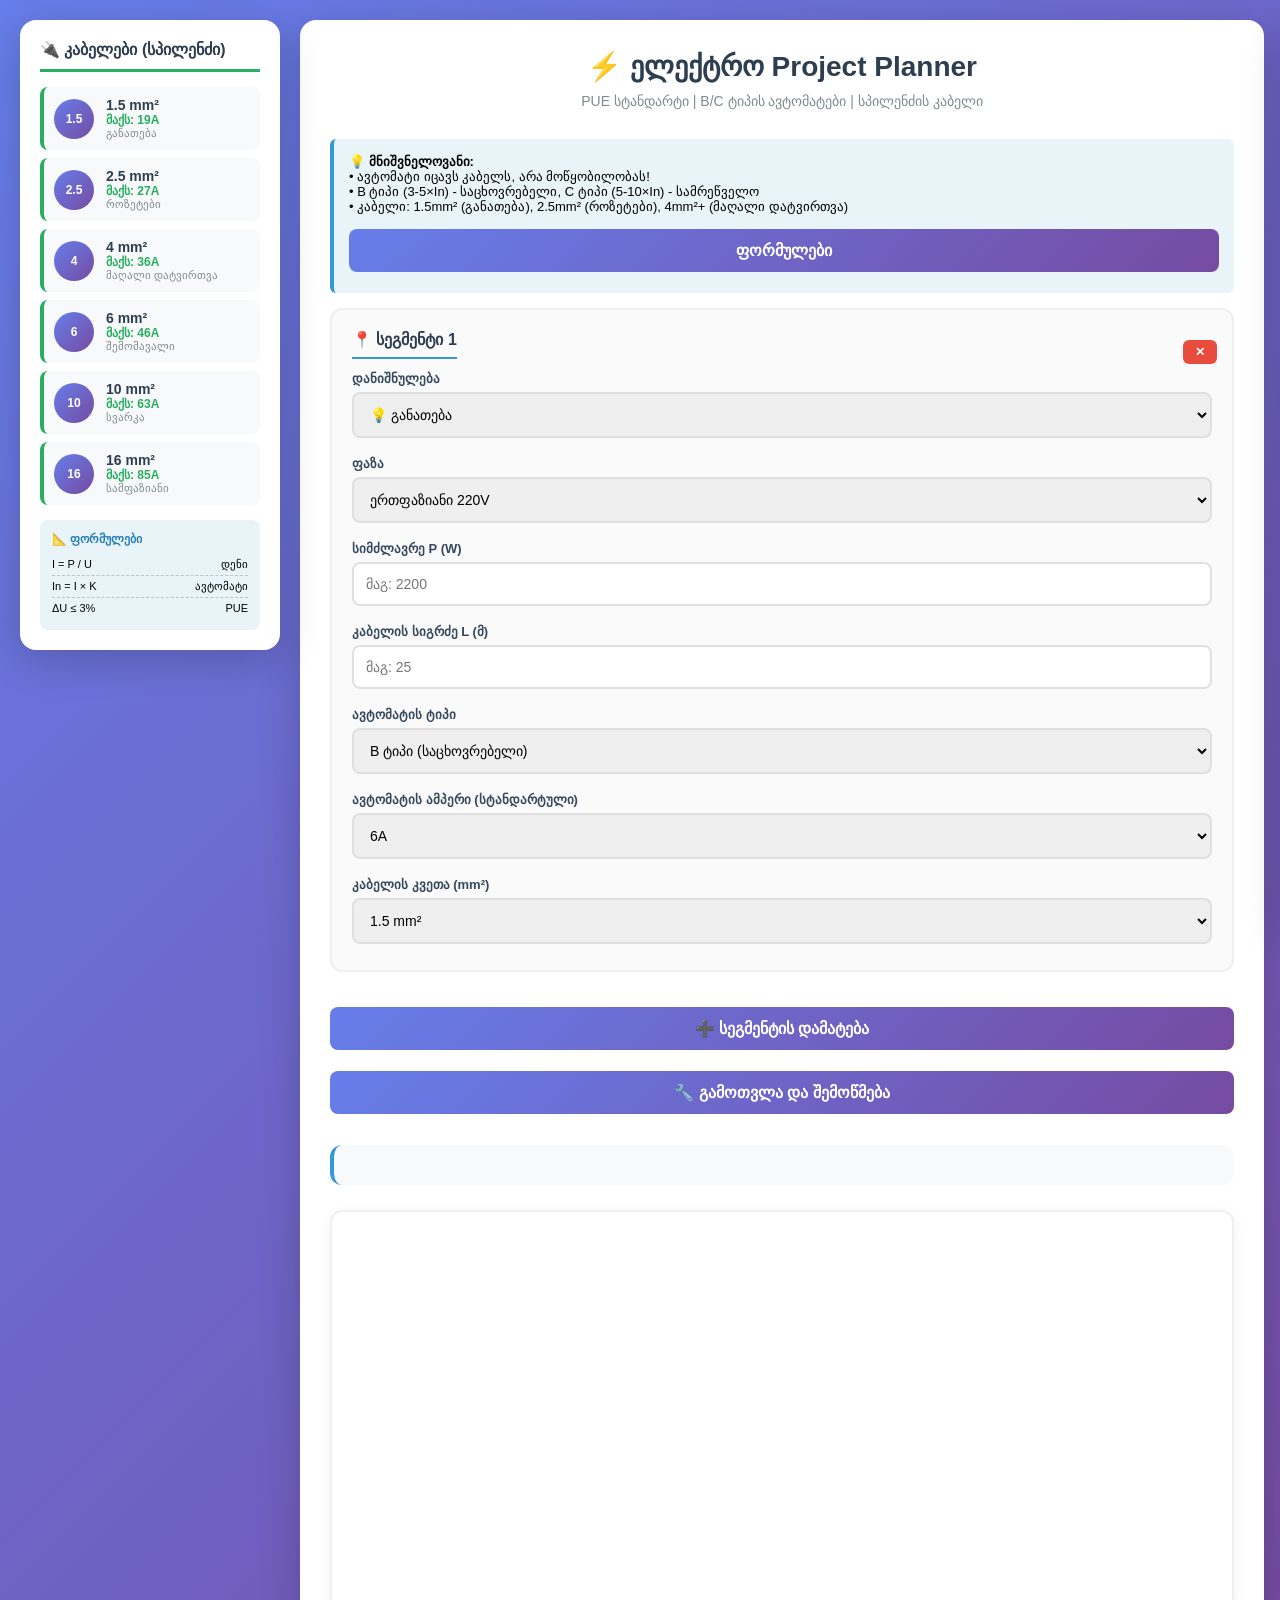
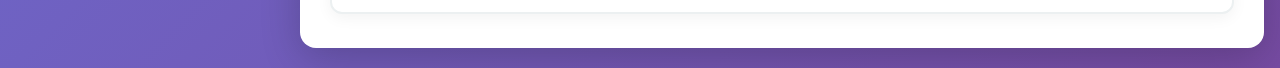
<file: index.html>
<!DOCTYPE html>
<html lang="ka">
<head>
<meta charset="UTF-8">
<meta name="viewport" content="width=device-width, initial-scale=1.0">
<title>ელექტრო Project Planner – PUE სტანდარტი</title>
<style>
* { box-sizing: border-box; margin: 0; padding: 0; }
body { 
    font-family: 'Segoe UI', Tahoma, Geneva, Verdana, sans-serif; 
    background: linear-gradient(135deg, #667eea 0%, #764ba2 100%); 
    margin:0; 
    padding:20px; 
    min-height:100vh; 
}
.container { 
    max-width: 1400px; 
    margin: 0 auto; 
    display: grid;
    grid-template-columns: 260px 1fr 300px;
    gap: 20px;
}
.main-content {
    background: #fff;
    border-radius: 16px;
    padding: 30px;
    box-shadow: 0 10px 40px rgba(0,0,0,0.2);
}
h2 { 
    text-align:center; 
    color:#2c3e50; 
    margin-bottom:10px; 
    font-size:28px; 
}
.subtitle { 
    text-align:center; 
    color:#7f8c8d; 
    margin-bottom:30px; 
    font-size:14px; 
}
label { 
    font-weight:600; 
    display:block; 
    margin-top:12px; 
    color:#34495e; 
    font-size:13px; 
}
input, select, button { 
    width:100%; 
    padding:12px; 
    margin:6px 0; 
    border-radius:8px; 
    border:2px solid #e0e0e0; 
    box-sizing:border-box; 
    font-size:14px; 
    transition:all 0.3s; 
}
input:focus, select:focus { 
    border-color:#3498db; 
    outline:none; 
    box-shadow:0 0 0 3px rgba(52,152,219,0.1); 
}
button { 
    background:linear-gradient(135deg, #667eea 0%, #764ba2 100%); 
    color:white; 
    font-size:16px; 
    font-weight:600; 
    cursor:pointer; 
    border:none; 
    margin-top:15px; 
    border-radius:8px; 
}
button:hover { 
    transform:translateY(-2px); 
    box-shadow:0 5px 20px rgba(0,0,0,0.2); 
}
button:active { 
    transform:translateY(0); 
}
.segment { 
    border:2px solid #ecf0f1; 
    padding:20px; 
    border-radius:12px; 
    margin-bottom:20px; 
    background:#fafafa; 
    position:relative; 
}
.segment h3 { 
    margin-top:0; 
    color:#2c3e50; 
    font-size:16px; 
    border-bottom:2px solid #3498db; 
    padding-bottom:8px; 
    display:inline-block; 
}
.remove-btn { 
    position:absolute; 
    top:15px; 
    right:15px; 
    background:#e74c3c; 
    color:white; 
    border:none; 
    padding:5px 12px; 
    border-radius:6px; 
    cursor:pointer; 
    font-size:12px; 
    width:auto; 
}
.remove-btn:hover { 
    background:#c0392b; 
}
.result { 
    margin-top:25px; 
    padding:20px; 
    background:#f8f9fa; 
    border-radius:12px; 
    border-left:4px solid #3498db; 
}
.result h3 { 
    color:#2c3e50; 
    margin-top:0; 
}
.result-item { 
    padding:8px 0; 
    border-bottom:1px dashed #bdc3c7; 
}
.result-item:last-child { 
    border-bottom:none; 
}
canvas { 
    margin-top:25px; 
    background:#fff; 
    border:2px solid #ecf0f1; 
    border-radius:12px; 
    box-shadow:0 4px 15px rgba(0,0,0,0.05); 
}
.tooltip { 
    position:absolute; 
    background:rgba(44,62,80,0.95); 
    color:#fff; 
    padding:10px 15px; 
    border-radius:8px; 
    pointer-events:none; 
    font-size:13px; 
    display:none; 
    z-index:100; 
    box-shadow:0 4px 15px rgba(0,0,0,0.3); 
    line-height:1.6; 
}
.warning { 
    color:#e74c3c; 
    font-weight:600; 
}
.success { 
    color:#27ae60; 
    font-weight:600; 
}
.info-box { 
    background:#e8f4f8; 
    border-left:4px solid #3498db; 
    padding:15px; 
    margin:15px 0; 
    border-radius:6px; 
    font-size:13px; 
}
.danger-box { 
    background:#fdf2f2; 
    border-left:4px solid #e74c3c; 
    padding:15px; 
    margin:15px 0; 
    border-radius:6px; 
    font-size:13px; 
}

/* მარცხენა საიდბარი - კაბელები */
.sidebar-left {
    background: #fff;
    border-radius: 16px;
    padding: 20px;
    box-shadow: 0 10px 40px rgba(0,0,0,0.2);
    height: fit-content;
    position: sticky;
    top: 20px;
}
.sidebar-left h3 {
    color: #2c3e50;
    font-size: 16px;
    margin-bottom: 15px;
    padding-bottom: 10px;
    border-bottom: 3px solid #27ae60;
}
.cable-item {
    display: flex;
    align-items: center;
    padding: 10px;
    margin-bottom: 8px;
    background: #f8f9fa;
    border-radius: 8px;
    border-left: 4px solid #27ae60;
    transition: transform 0.2s;
}
.cable-item:hover {
    transform: translateX(5px);
    background: #e8f5e9;
}
.cable-icon {
    width: 40px;
    height: 40px;
    background: linear-gradient(135deg, #667eea 0%, #764ba2 100%);
    border-radius: 50%;
    display: flex;
    align-items: center;
    justify-content: center;
    color: white;
    font-weight: bold;
    font-size: 12px;
    margin-right: 12px;
}
.cable-info {
    flex: 1;
}
.cable-size {
    font-weight: bold;
    color: #2c3e50;
    font-size: 14px;
}
.cable-amp {
    color: #27ae60;
    font-size: 12px;
    font-weight: 600;
}
.cable-use {
    color: #7f8c8d;
    font-size: 11px;
}

/* მარჯვენა საიდბარი - ავტომატები და სტარტები */
.sidebar-right {
    background: #fff;
    border-radius: 16px;
    padding: 20px;
    box-shadow: 0 10px 40px rgba(0,0,0,0.2);
    height: fit-content;
    position: sticky;
    top: 20px;
}
.sidebar-right h3 {
    color: #2c3e50;
    font-size: 16px;
    margin-bottom: 15px;
    padding-bottom: 10px;
    border-bottom: 3px solid #e74c3c;
}
.breaker-section {
    margin-bottom: 20px;
}
.breaker-title {
    background: #3498db;
    color: white;
    padding: 8px 12px;
    border-radius: 6px;
    font-size: 13px;
    font-weight: 600;
    margin-bottom: 10px;
    cursor: pointer;
    display: flex;
    justify-content: space-between;
    align-items: center;
}
.breaker-title:hover {
    background: #2980b9;
}
.breaker-title.c-type {
    background: #e67e22;
}
.breaker-title.c-type:hover {
    background: #d35400;
}
.breaker-list {
    display: grid;
    grid-template-columns: repeat(2, 1fr);
    gap: 5px;
    margin-bottom: 10px;
}
.breaker-item {
    background: #ecf0f1;
    padding: 6px 8px;
    border-radius: 4px;
    text-align: center;
    font-size: 12px;
    color: #2c3e50;
    font-weight: 600;
}
.breaker-item.b-type {
    border-left: 3px solid #3498db;
}
.breaker-item.c-type {
    border-left: 3px solid #e67e22;
}

/* სტარტების სექცია */
.start-section {
    margin-top: 20px;
    padding-top: 20px;
    border-top: 2px dashed #bdc3c7;
}
.start-title {
    color: #e74c3c;
    font-size: 14px;
    font-weight: 600;
    margin-bottom: 12px;
}
.start-item {
    display: flex;
    align-items: center;
    padding: 8px;
    margin-bottom: 6px;
    background: #fdf2f2;
    border-radius: 6px;
    border-left: 3px solid #e74c3c;
}
.start-icon {
    width: 30px;
    height: 30px;
    background: #e74c3c;
    border-radius: 50%;
    display: flex;
    align-items: center;
    justify-content: center;
    color: white;
    font-size: 14px;
    margin-right: 10px;
}
.start-info {
    flex: 1;
}
.start-name {
    font-weight: 600;
    color: #2c3e50;
    font-size: 12px;
}
.start-value {
    color: #e74c3c;
    font-size: 11px;
    font-weight: 600;
}
.start-coef {
    color: #7f8c8d;
    font-size: 10px;
}

/* კოეფიციენტების ცხრილი */
.coef-section {
    margin-top: 15px;
    padding: 12px;
    background: #e8f4f8;
    border-radius: 8px;
}
.coef-title {
    color: #2980b9;
    font-size: 12px;
    font-weight: 600;
    margin-bottom: 8px;
}
.coef-item {
    display: flex;
    justify-content: space-between;
    padding: 4px 0;
    font-size: 11px;
    border-bottom: 1px dashed #bdc3c7;
}
.coef-item:last-child {
    border-bottom: none;
}

/* მობილური */
@media only screen and (max-width: 1200px) {
    .container {
        grid-template-columns: 1fr;
    }
    .sidebar-left, .sidebar-right {
        position: static;
        order: 2;
    }
    .main-content {
        order: 1;
    }
}
@media only screen and (max-width: 600px) {
    .container { padding: 10px; }
    input, select, button { font-size: 14px; padding: 10px; }
    canvas { width: 100% !important; height: 300px !important; }
    .segment h3 { font-size: 14px; }
}
</style>
</head>
<body>
<div class="container">
    <!-- მარცხენა საიდბარი - კაბელები -->
    <aside class="sidebar-left">
        <h3>🔌 კაბელები (სპილენძი)</h3>
        
        <div class="cable-item">
            <div class="cable-icon">1.5</div>
            <div class="cable-info">
                <div class="cable-size">1.5 mm²</div>
                <div class="cable-amp">მაქს: 19A</div>
                <div class="cable-use">განათება</div>
            </div>
        </div>
        
        <div class="cable-item">
            <div class="cable-icon">2.5</div>
            <div class="cable-info">
                <div class="cable-size">2.5 mm²</div>
                <div class="cable-amp">მაქს: 27A</div>
                <div class="cable-use">როზეტები</div>
            </div>
        </div>
        
        <div class="cable-item">
            <div class="cable-icon">4</div>
            <div class="cable-info">
                <div class="cable-size">4 mm²</div>
                <div class="cable-amp">მაქს: 36A</div>
                <div class="cable-use">მაღალი დატვირთვა</div>
            </div>
        </div>
        
        <div class="cable-item">
            <div class="cable-icon">6</div>
            <div class="cable-info">
                <div class="cable-size">6 mm²</div>
                <div class="cable-amp">მაქს: 46A</div>
                <div class="cable-use">შემომავალი</div>
            </div>
        </div>
        
        <div class="cable-item">
            <div class="cable-icon">10</div>
            <div class="cable-info">
                <div class="cable-size">10 mm²</div>
                <div class="cable-amp">მაქს: 63A</div>
                <div class="cable-use">სვარკა</div>
            </div>
        </div>
        
        <div class="cable-item">
            <div class="cable-icon">16</div>
            <div class="cable-info">
                <div class="cable-size">16 mm²</div>
                <div class="cable-amp">მაქს: 85A</div>
                <div class="cable-use">სამფაზიანი</div>
            </div>
        </div>

        <div class="coef-section">
            <div class="coef-title">📐 ფორმულები</div>
            <div class="coef-item">
                <span>I = P / U</span>
                <span>დენი</span>
            </div>
            <div class="coef-item">
                <span>In = I × K</span>
                <span>ავტომატი</span>
            </div>
            <div class="coef-item">
                <span>ΔU ≤ 3%</span>
                <span>PUE</span>
            </div>
        </div>
    </aside>

    <!-- ძირითადი კონტენტი -->
    <main class="main-content">
        <h2>⚡ ელექტრო Project Planner</h2>
        <p class="subtitle">PUE სტანდარტი | B/C ტიპის ავტომატები | სპილენძის კაბელი</p>

        <div class="info-box">
        <strong>💡 მნიშვნელოვანი:</strong><br>
        • ავტომატი იცავს კაბელს, არა მოწყობილობას!<br>
        • B ტიპი (3-5×In) - საცხოვრებელი, C ტიპი (5-10×In) - სამრეწველო<br>
        • კაბელი: 1.5mm² (განათება), 2.5mm² (როზეტები), 4mm²+ (მაღალი დატვირთვა)
        <button onclick="window.location.href='home.html'">ფორმულები</button>
        </div>

        <div id="segmentsContainer"></div>
        <button onclick="addSegment()">➕ სეგმენტის დამატება</button>
        <button onclick="calculate()">🔧 გამოთვლა და შემოწმება</button>

        <div class="result" id="result"></div>
        <canvas id="chart" width="900" height="400"></canvas>
        <div class="tooltip" id="tooltip"></div>
    </main>

    <!-- მარჯვენა საიდბარი - ავტომატები და სტარტები -->
    <aside class="sidebar-right">
        <h3>🔧 ავტომატები</h3>
        
        <div class="breaker-section">
            <div class="breaker-title" onclick="toggleBreaker('b-breakers')">
                B ტიპი (საცხოვრებელი)
                <span style="font-size: 10px; opacity: 0.8;">3-5×In</span>
            </div>
            <div id="b-breakers" class="breaker-list">
                <div class="breaker-item b-type">B6</div>
                <div class="breaker-item b-type">B10</div>
                <div class="breaker-item b-type">B16</div>
                <div class="breaker-item b-type">B20</div>
                <div class="breaker-item b-type">B32</div>
                <div class="breaker-item b-type">B40</div>
                <div class="breaker-item b-type">B50</div>
                <div class="breaker-item b-type">B63</div>
            </div>
        </div>
        
        <div class="breaker-section">
            <div class="breaker-title c-type" onclick="toggleBreaker('c-breakers')">
                C ტიპი (სამრეწველო)
                <span style="font-size: 10px; opacity: 0.8;">5-10×In</span>
            </div>
            <div id="c-breakers" class="breaker-list">
                <div class="breaker-item c-type">C6</div>
                <div class="breaker-item c-type">C10</div>
                <div class="breaker-item c-type">C16</div>
                <div class="breaker-item c-type">C20</div>
                <div class="breaker-item c-type">C32</div>
                <div class="breaker-item c-type">C40</div>
                <div class="breaker-item c-type">C50</div>
                <div class="breaker-item c-type">C63</div>
            </div>
        </div>

        <div class="start-section">
            <div class="start-title">⚡ სტარტული დენები</div>
            
            <div class="start-item">
                <div class="start-icon">🔥</div>
                <div class="start-info">
                    <div class="start-name">რეზისტორი</div>
                    <div class="start-value">1× (არ აქვს)</div>
                    <div class="start-coef">K = 1.25</div>
                </div>
            </div>
            
            <div class="start-item">
                <div class="start-icon">🔄</div>
                <div class="start-info">
                    <div class="start-name">მატორი</div>
                    <div class="start-value">5-7×</div>
                    <div class="start-coef">K = 1.5-2.0</div>
                </div>
            </div>
            
            <div class="start-item">
                <div class="start-icon">⚡</div>
                <div class="start-info">
                    <div class="start-name">ტრანსფორმატორი</div>
                    <div class="start-value">3-15×</div>
                    <div class="start-coef">K = 1.5-2.5</div>
                </div>
            </div>

            <div class="coef-section" style="background: #fff3e0; margin-top: 15px;">
                <div class="coef-title" style="color: #e67e22;">📋 მაგალითები</div>
                <div class="coef-item">
                    <span>ჩაიდანი</span>
                    <span>1.25×</span>
                </div>
                <div class="coef-item">
                    <span>კომპრესორი</span>
                    <span>1.5×</span>
                </div>
                <div class="coef-item">
                    <span>სვარკა</span>
                    <span>2.0-2.5×</span>
                </div>
                <div class="coef-item">
                    <span>მიკროტალღური</span>
                    <span>1.5×</span>
                </div>
            </div>
        </div>

        <div class="coef-section" style="margin-top: 15px; background: #e8f5e9;">
            <div class="coef-title" style="color: #27ae60;">✅ წესი</div>
            <div style="font-size: 11px; color: #2c3e50; line-height: 1.5;">
                <strong>ავტომატი ≤ კაბელი</strong><br>
                In × 1.25...2.5 ≤ I_max(კაბელი)
            </div>
        </div>
    </aside>
</div>

<script>
let segmentCount = 0;
const segments = [];

// PUE სტანდარტული მნიშვნელობები
const STANDARD_BREAKERS = [6, 10, 16, 20, 32, 40, 50, 63];
const CABLE_SIZES = [1.5, 2.5, 4, 6, 10, 16, 25, 35, 50];
const CABLE_MAX_CURRENT = {
    1.5: 19, 2.5: 27, 4: 36, 6: 46, 10: 63, 16: 85, 25: 113, 35: 138, 50: 168
};

function toggleBreaker(id) {
    const el = document.getElementById(id);
    if (el.style.display === 'none') {
        el.style.display = 'grid';
    } else {
        el.style.display = 'none';
    }
}

function addSegment(){
    segmentCount++;
    const container = document.getElementById("segmentsContainer");
    const div = document.createElement("div");
    div.className = "segment";
    div.id = "segment"+segmentCount;
    div.innerHTML = `
        <button class="remove-btn" onclick="removeSegment(${segmentCount})">✕</button>
        <h3>📍 სეგმენტი ${segmentCount}</h3>
        
        <label>დანიშნულება</label>
        <select class="purpose" onchange="autoSelectBreaker(${segmentCount})">
            <option value="lighting">💡 განათება</option>
            <option value="socket">🔌 როზეტები</option>
            <option value="conditioner">❄️ კონდიციონერი</option>
            <option value="heater">🔥 გამათბობელი/გამაცხელებელი</option>
            <option value="kitchen">🍳 სამზარეულო (ჩაიდანი, გაზქურა)</option>
            <option value="welding">⚡ სვარკა/კომპრესორი</option>
            <option value="other">🔧 სხვა</option>
        </select>

        <label>ფაზა</label>
        <select class="phase">
            <option value="single">ერთფაზიანი 220V</option>
            <option value="three">სამფაზიანი 380V</option>
        </select>

        <label>სიმძლავრე P (W)</label>
        <input type="number" class="power" placeholder="მაგ: 2200" onchange="autoSelectBreaker(${segmentCount})">

        <label>კაბელის სიგრძე L (მ)</label>
        <input type="number" class="length" placeholder="მაგ: 25">

        <label>ავტომატის ტიპი</label>
        <select class="breakerType">
            <option value="B" selected>B ტიპი (საცხოვრებელი)</option>
            <option value="C">C ტიპი (სამრეწველო/ძრავები)</option>
            <option value="D">D ტიპი (ტრანსფორმატორები)</option>
        </select>

        <label>ავტომატის ამპერი (სტანდარტული)</label>
        <select class="breakerAmp">
            ${STANDARD_BREAKERS.map(a => `<option value="${a}">${a}A</option>`).join('')}
        </select>

        <label>კაბელის კვეთა (mm²)</label>
        <select class="cableSize">
            ${CABLE_SIZES.map(s => `<option value="${s}">${s} mm²</option>`).join('')}
        </select>

        <div class="auto-recommend" id="rec${segmentCount}" style="margin-top:10px; padding:10px; background:#e8f5e9; border-radius:6px; font-size:12px; display:none;"></div>
    `;
    container.appendChild(div);
    segments.push(div);
}

function removeSegment(id){
    const el = document.getElementById("segment"+id);
    if(el){
        el.remove();
        const idx = segments.findIndex(s => s.id === "segment"+id);
        if(idx > -1) segments.splice(idx, 1);
    }
}

function autoSelectBreaker(id){
    const seg = document.getElementById("segment"+id);
    const P = parseFloat(seg.querySelector(".power").value) || 0;
    const phase = seg.querySelector(".phase").value;
    const purpose = seg.querySelector(".purpose").value;
    
    if(P === 0) return;
    
    const voltage = phase === "single" ? 220 : 380;
    const I = phase === "single" ? P / voltage : P / (Math.sqrt(3) * voltage);
    
    let K = 1.25;
    if(purpose === "welding" || purpose === "conditioner") K = 1.5;
    if(purpose === "kitchen") K = 1.25;
    
    const In = I * K;
    let selectedBreaker = STANDARD_BREAKERS.find(b => b >= In) || 63;
    
    let recommendedCable = 1.5;
    if(purpose === "lighting") recommendedCable = 1.5;
    else if(purpose === "socket" && P <= 3500) recommendedCable = 2.5;
    else if(P <= 5500) recommendedCable = 2.5;
    else if(P <= 7000) recommendedCable = 4;
    else recommendedCable = 6;
    
    seg.querySelector(".breakerAmp").value = selectedBreaker;
    seg.querySelector(".cableSize").value = recommendedCable;
    
    const recDiv = document.getElementById("rec"+id);
    recDiv.style.display = "block";
    recDiv.innerHTML = `
        <strong>🤖 ავტომატური შერჩევა:</strong><br>
        გამოთვლილი დენი: <b>${I.toFixed(1)}A</b> × ${K} = <b>${In.toFixed(1)}A</b><br>
        რეკომენდირებული: <b>B${selectedBreaker}</b> + <b>${recommendedCable}mm²</b>
    `;
}

function calculate(){
    const cosphi = 0.95;
    let resultsHTML = "<h3>📊 შედეგები PUE სტანდარტის მიხედვით</h3>";
    let chartData = [];
    let chartLabels = [];
    let colors = [];
    let totalCable = 0;
    let totalBreaker = 0;
    let hasErrors = false;

    segments.forEach((seg,i)=>{
        const purpose = seg.querySelector(".purpose").value;
        const phase = seg.querySelector(".phase").value;
        const L = parseFloat(seg.querySelector(".length").value) || 0;
        const breakerAmp = parseFloat(seg.querySelector(".breakerAmp").value);
        const breakerType = seg.querySelector(".breakerType").value;
        const cableSize = parseFloat(seg.querySelector(".cableSize").value);
        const P = parseFloat(seg.querySelector(".power").value) || 0;
        
        if(!L || !P) return;

        const voltage = phase === "single" ? 220 : 380;
        let I = phase === "single" ? P/(voltage*cosphi) : P/(Math.sqrt(3)*voltage*cosphi);
        I = parseFloat(I.toFixed(2));
        
        const rho = 0.0175;
        const R = rho * L / cableSize;
        const deltaU = 2 * I * R;
        const percent = parseFloat((deltaU/voltage*100).toFixed(2));
        
        const Pheat = I*I*R;
        
        const cableMaxCurrent = CABLE_MAX_CURRENT[cableSize];
        const cableSafe = I <= cableMaxCurrent;
        const breakerSafe = I <= breakerAmp;
        const voltageDropSafe = percent <= 3;
        
        const breakerProtectsCable = breakerAmp <= cableMaxCurrent;
        
        let recommendations = [];
        let statusClass = "success";
        
        if(!cableSafe){
            recommendations.push(`❌ კაბელი ${cableSize}mm² არ იტანს ${I}A-ს! (მაქს: ${cableMaxCurrent}A)`);
            statusClass = "warning";
            hasErrors = true;
        }
        
        if(!breakerSafe){
            recommendations.push(`❌ ავტომატი ${breakerType}${breakerAmp} პატარაა!`);
            statusClass = "warning";
            hasErrors = true;
        }
        
        if(!breakerProtectsCable){
            recommendations.push(`⚠️ ავტომატი ${breakerAmp}A > კაბელის ${cableMaxCurrent}A - კაბელი იწვის!`);
            statusClass = "warning";
            hasErrors = true;
        }
        
        if(!voltageDropSafe){
            recommendations.push(`⚠️ ძაბვის ვარდნა ${percent}% > 3% (PUE სტანდარტი)`);
            statusClass = "warning";
        }
        
        if(recommendations.length === 0){
            recommendations.push("✅ ყველაფერი სწორია! PUE სტანდარტს შეესაბამება.");
        }
        
        totalCable += L;
        totalBreaker += 1;

        resultsHTML += `
            <div class="result-item">
                <h4>სეგმენტი ${i+1} - ${purposeText(purpose)}</h4>
                <table style="width:100%; font-size:13px; margin:10px 0;">
                    <tr><td>დენი I:</td><td><b>${I} A</b></td></tr>
                    <tr><td>ავტომატი:</td><td><b>${breakerType}${breakerAmp}A</b></td></tr>
                    <tr><td>კაბელი:</td><td><b>${cableSize}mm²</b> (მაქს: ${cableMaxCurrent}A)</td></tr>
                    <tr><td>ძაბვის ვარდნა:</td><td><b class="${percent>3?'warning':'success'}">${deltaU.toFixed(2)}V (${percent}%)</b></td></tr>
                    <tr><td>გათბობა:</td><td><b>${Pheat.toFixed(2)} W</b></td></tr>
                    <tr><td>სიგრძე:</td><td><b>${L} მ</b></td></tr>
                </table>
                <div class="${statusClass}" style="padding:10px; background:${statusClass==='success'?'#d4edda':'#f8d7da'}; border-radius:6px; margin-top:8px;">
                    ${recommendations.join('<br>')}
                </div>
            </div>
        `;

        chartLabels.push(`Seg ${i+1}`);
        chartData.push(percent);
        colors.push(percent <= 3 ? "#27ae60" : "#e74c3c");
    });

    if(hasErrors){
        resultsHTML += `<div class="danger-box">
            <strong>🔴 ყურადღება!</strong> აღმოჩენილია შეცდომები. გთხოვთ, გაასწოროთ სქემა უსაფრთხოებისთვის!
        </div>`;
    }

    resultsHTML += `
        <div style="margin-top:20px; padding:15px; background:#e8f4f8; border-radius:8px;">
            <strong>📦 ჯამური მონაცემები:</strong><br>
            სულ კაბელი: <b>${totalCable} მ</b><br>
            სულ ავტომატები: <b>${totalBreaker} ცალი</b>
        </div>
    `;
    
    document.getElementById("result").innerHTML = resultsHTML;
    drawChart(chartLabels, chartData, colors);
}

function purposeText(p){
    const map = {
        'lighting': 'განათება',
        'socket': 'როზეტები',
        'conditioner': 'კონდიციონერი',
        'heater': 'გამათბობელი',
        'kitchen': 'სამზარეულო',
        'welding': 'სვარკა/კომპრესორი',
        'other': 'სხვა'
    };
    return map[p] || p;
}

function drawChart(labels, data, colors){
    const canvas = document.getElementById("chart");
    const ctx = canvas.getContext("2d");
    const tooltip = document.getElementById("tooltip");
    ctx.clearRect(0,0,canvas.width,canvas.height);

    const padding = 70;
    const chartWidth = canvas.width - padding*2;
    const chartHeight = canvas.height - padding*2;
    const maxPercent = Math.max(...data, 5) * 1.2;

    ctx.fillStyle = "#fafafa";
    ctx.fillRect(padding, padding, chartWidth, chartHeight);

    ctx.beginPath();
    ctx.moveTo(padding, padding);
    ctx.lineTo(padding, canvas.height-padding);
    ctx.lineTo(canvas.width-padding, canvas.height-padding);
    ctx.strokeStyle="#2c3e50";
    ctx.lineWidth=2;
    ctx.stroke();

    ctx.fillStyle="#2c3e50";
    ctx.textAlign="right";
    ctx.font="12px Arial";
    for(let y=0; y<=maxPercent; y+=1){
        const yPos = canvas.height-padding - (y/maxPercent)*chartHeight;
        if(y%1 === 0){
            ctx.fillText(y+"%", padding-10, yPos+4);
            ctx.beginPath();
            ctx.moveTo(padding, yPos);
            ctx.lineTo(canvas.width-padding, yPos);
            ctx.strokeStyle=y===3?"#e74c3c":"#ecf0f1";
            ctx.lineWidth=y===3?2:1;
            ctx.stroke();
        }
    }

    ctx.fillStyle="#e74c3c";
    ctx.font="bold 11px Arial";
    ctx.fillText("PUE ზღვარი 3%", canvas.width-padding-80, canvas.height-padding-(3/maxPercent)*chartHeight-8);

    ctx.textAlign="center";
    labels.forEach((label,i)=>{
        const x = padding + (i+0.5)*(chartWidth/labels.length);
        ctx.fillStyle="#2c3e50";
        ctx.fillText(label, x, canvas.height-padding+20);
    });

    const barWidth = chartWidth/labels.length * 0.6;
    const points = [];
    
    data.forEach((percent,i)=>{
        const x = padding + (i+0.5)*(chartWidth/labels.length);
        const barHeight = (percent/maxPercent)*chartHeight;
        const y = canvas.height-padding-barHeight;
        
        ctx.fillStyle = colors[i];
        ctx.fillRect(x-barWidth/2, y, barWidth, barHeight);
        
        ctx.fillStyle="#2c3e50";
        ctx.font="bold 12px Arial";
        ctx.fillText(percent+"%", x, y-8);
        
        points.push({x,y:canvas.height-padding-barHeight/2,val:percent,i,barHeight});
    });

    canvas.onmousemove = function(e){
        const rect = canvas.getBoundingClientRect();
        const mouseX = e.clientX - rect.left;
        const mouseY = e.clientY - rect.top;
        let found = false;
        
        points.forEach(pt=>{
            if(Math.abs(mouseX-pt.x) < barWidth/2 && mouseY > canvas.height-padding-pt.barHeight && mouseY < canvas.height-padding){
                const seg = segments[pt.i];
                tooltip.style.display="block";
                tooltip.style.left = (e.clientX+15)+"px";
                tooltip.style.top = (e.clientY+15)+"px";
                
                const P = seg.querySelector(".power").value;
                const cable = seg.querySelector(".cableSize").value;
                const breaker = seg.querySelector(".breakerAmp").value;
                
                tooltip.innerHTML = `
                    <strong>სეგმენტი ${pt.i+1}</strong><br>
                    სიმძლავრე: ${P} W<br>
                    ძაბვის ვარდნა: <span style="color:${pt.val>3?'#ff6b6b':'#51cf66'}">${pt.val}%</span><br>
                    კაბელი: ${cable}mm²<br>
                    ავტომატი: B${breaker}A<br>
                    ${pt.val>3?'⚠️ PUE ზღვარზე მეტი!':'✅ ნორმაშია'}
                `;
                found = true;
            }
        });
        
        if(!found) tooltip.style.display="none";
    };
    
    canvas.onmouseleave = function(){ tooltip.style.display="none"; };
}

addSegment();
</script>
</body>
</html>
</file>
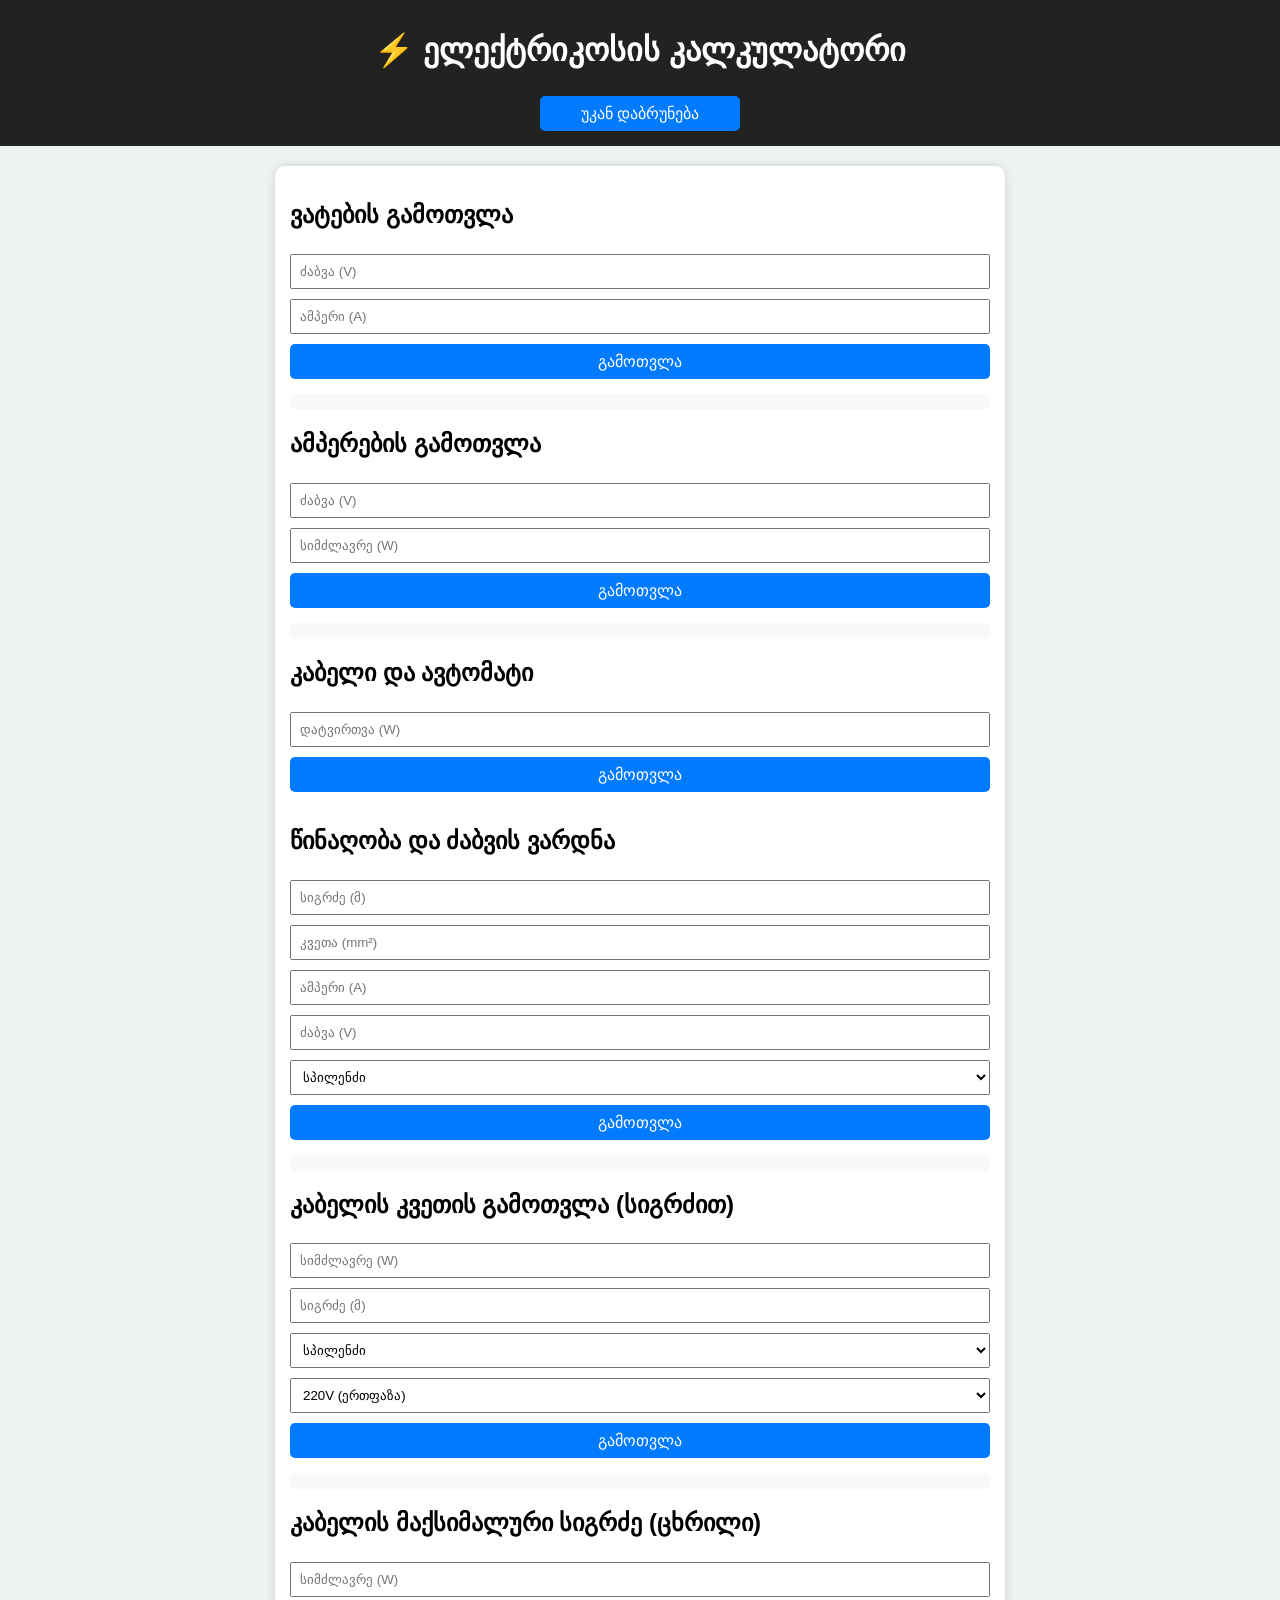
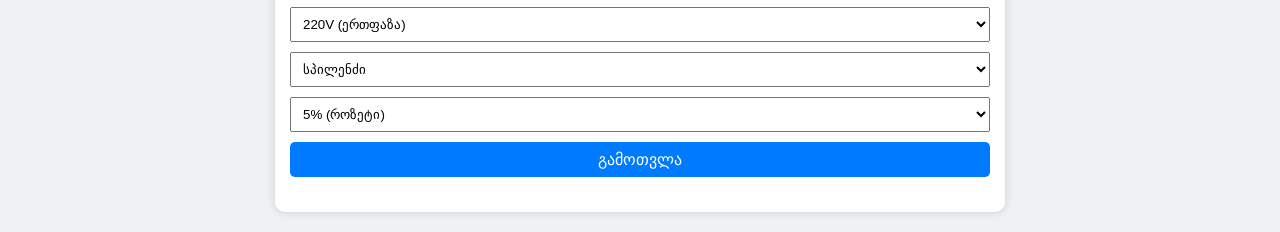
<file: home.html>
<!doctype html>
<html lang="ka">
<head>
  <meta charset="UTF-8" />
  <meta name="viewport" content="width=device-width, initial-scale=1.0" />
  <title>ელექტრიკოსის კალკულატორი</title>
  <link rel="stylesheet" href="style.css" />
</head>
<body>

<header>
  <h1 id="title">⚡ ელექტრიკოსის კალკულატორი</h1>
<button onclick="window.location.href='../index.html'">უკან დაბრუნება</button>

</header>

<div class="container">

  <!-- ვატები -->
  <h2 id="wattTitle">ვატების გამოთვლა</h2>
  <input id="u1" placeholder="ძაბვა (V)" />
  <input id="i1" placeholder="ამპერი (A)" />
  <button onclick="calcWatt()">გამოთვლა</button>
  <div class="result" id="wattRes"></div>

  <!-- ამპერები -->
  <h2 id="ampTitle">ამპერების გამოთვლა</h2>
  <input id="u2" placeholder="ძაბვა (V)" />
  <input id="p2" placeholder="სიმძლავრე (W)" />
  <button onclick="calcAmp()">გამოთვლა</button>
  <div class="result" id="ampRes"></div>

  <!-- კაბელი + ავტომატი -->
  <h2 id="cableTitle">კაბელი და ავტომატი</h2>
  <input id="load" placeholder="დატვირთვა (W)" />
  <button onclick="calcCable()">გამოთვლა</button>
  <div id="cableRes"></div>

  <div class="result-images">
    <img id="cableImg" style="display:none;">
    <img id="breakerImg" style="display:none;">
  </div>

 

  <!-- წინაღობა + ვარდნა -->
  <h2 id="dropTitle">წინაღობა და ძაბვის ვარდნა</h2>
  <input id="length" placeholder="სიგრძე (მ)" />
  <input id="section" placeholder="კვეთა (mm²)" />
  <input id="current" placeholder="ამპერი (A)" />
  <input id="voltage" placeholder="ძაბვა (V)" />

  <select id="materialDrop">
    <option value="0.0175">სპილენძი</option>
    <option value="0.028">ალუმინი</option>
  </select>

  <button onclick="calcDrop()">გამოთვლა</button>
  <div class="result" id="dropRes"></div>

   <!-- კაბელის კვეთა -->
  <h2>კაბელის კვეთის გამოთვლა (სიგრძით)</h2>
  <input id="powerNew" placeholder="სიმძლავრე (W)">
  <input id="lengthNew" placeholder="სიგრძე (მ)">
  
  <select id="materialSection">
    <option value="copper">სპილენძი</option>
    <option value="aluminum">ალუმინი</option>
  </select>

  <select id="voltageType">
    <option value="220">220V (ერთფაზა)</option>
    <option value="380">380V (სამფაზა)</option>
  </select>

  <button onclick="calcSection()">გამოთვლა</button>
  <div class="result" id="sectionRes"></div>

  <!-- კაბელის კვეთის ცხრილი -->
<div class="section">
  <h2>კაბელის მაქსიმალური სიგრძე (ცხრილი)</h2>

  <input id="powerTable" placeholder="სიმძლავრე (W)">
  <select id="phaseTable">
    <option value="220">220V (ერთფაზა)</option>
    <option value="380">380V (სამფაზა)</option>
  </select>

  <select id="materialTable">
    <option value="copper">სპილენძი</option>
    <option value="aluminum">ალუმინი</option>
  </select>

  <select id="dropPercent">
    <option value="3">3% (განათება)</option>
    <option value="5" selected>5% (როზეტი)</option>
  </select>

  <button onclick="generateTable()">გამოთვლა</button>

  <div id="tableResult" style="margin-top:15px;"></div>
</div>






</div>

<script src="script.js"></script>
</body>
</html>
</file>
<file: style.css>
body {
  font-family: Arial, sans-serif;
  background: #eef2f3;
  margin:0;
  padding:0;
}
header { 
  background:#222;
  color:white;
  text-align:center;
  padding:10px;
}

header button{
  width: 200px;
}
.container {
  max-width: 700px;
  margin: 20px auto;
  background:white;
  padding:15px;
  border-radius:10px;
  box-shadow:0 0 10px rgba(0,0,0,0.15);
}
h2 { margin-top:20px; }
input, select, button {
  width: 100%;
  padding: 8px;
  margin: 5px 0;
  box-sizing:border-box;
}
button {
  background:#007bff;
  color:white;
  border:none;
  cursor:pointer;
  font-size:16px;
  border-radius:5px;
}
button:hover { background:#0056b3; }
.result { margin-top:10px; padding:8px; border-radius:5px; background:#f7f9fa; }
.result.warning { color:red; font-weight:bold; }
.result.good { color:green; font-weight:bold; }
img { width:100%; max-width:700px; margin-top:5px; border:1px solid #ccc; }
.lang-switch {
  display:flex;
  justify-content:center;
  margin-top:5px;
}
.result-images{
  display: flex;
  gap: 12px;
  margin-top: 10px;
  flex-wrap: wrap;
}

.result-images img{
  width: 400px;
  max-width: 48%;
  border-radius: 8px;
  border: 1px solid #ccc;
}

.lang-switch button {
  width:auto;
  margin:0 5px;
  padding:5px 10px;
  font-size:14px;
}
@media(max-width:450px){
  .container { margin:10px; }
}
</file>
